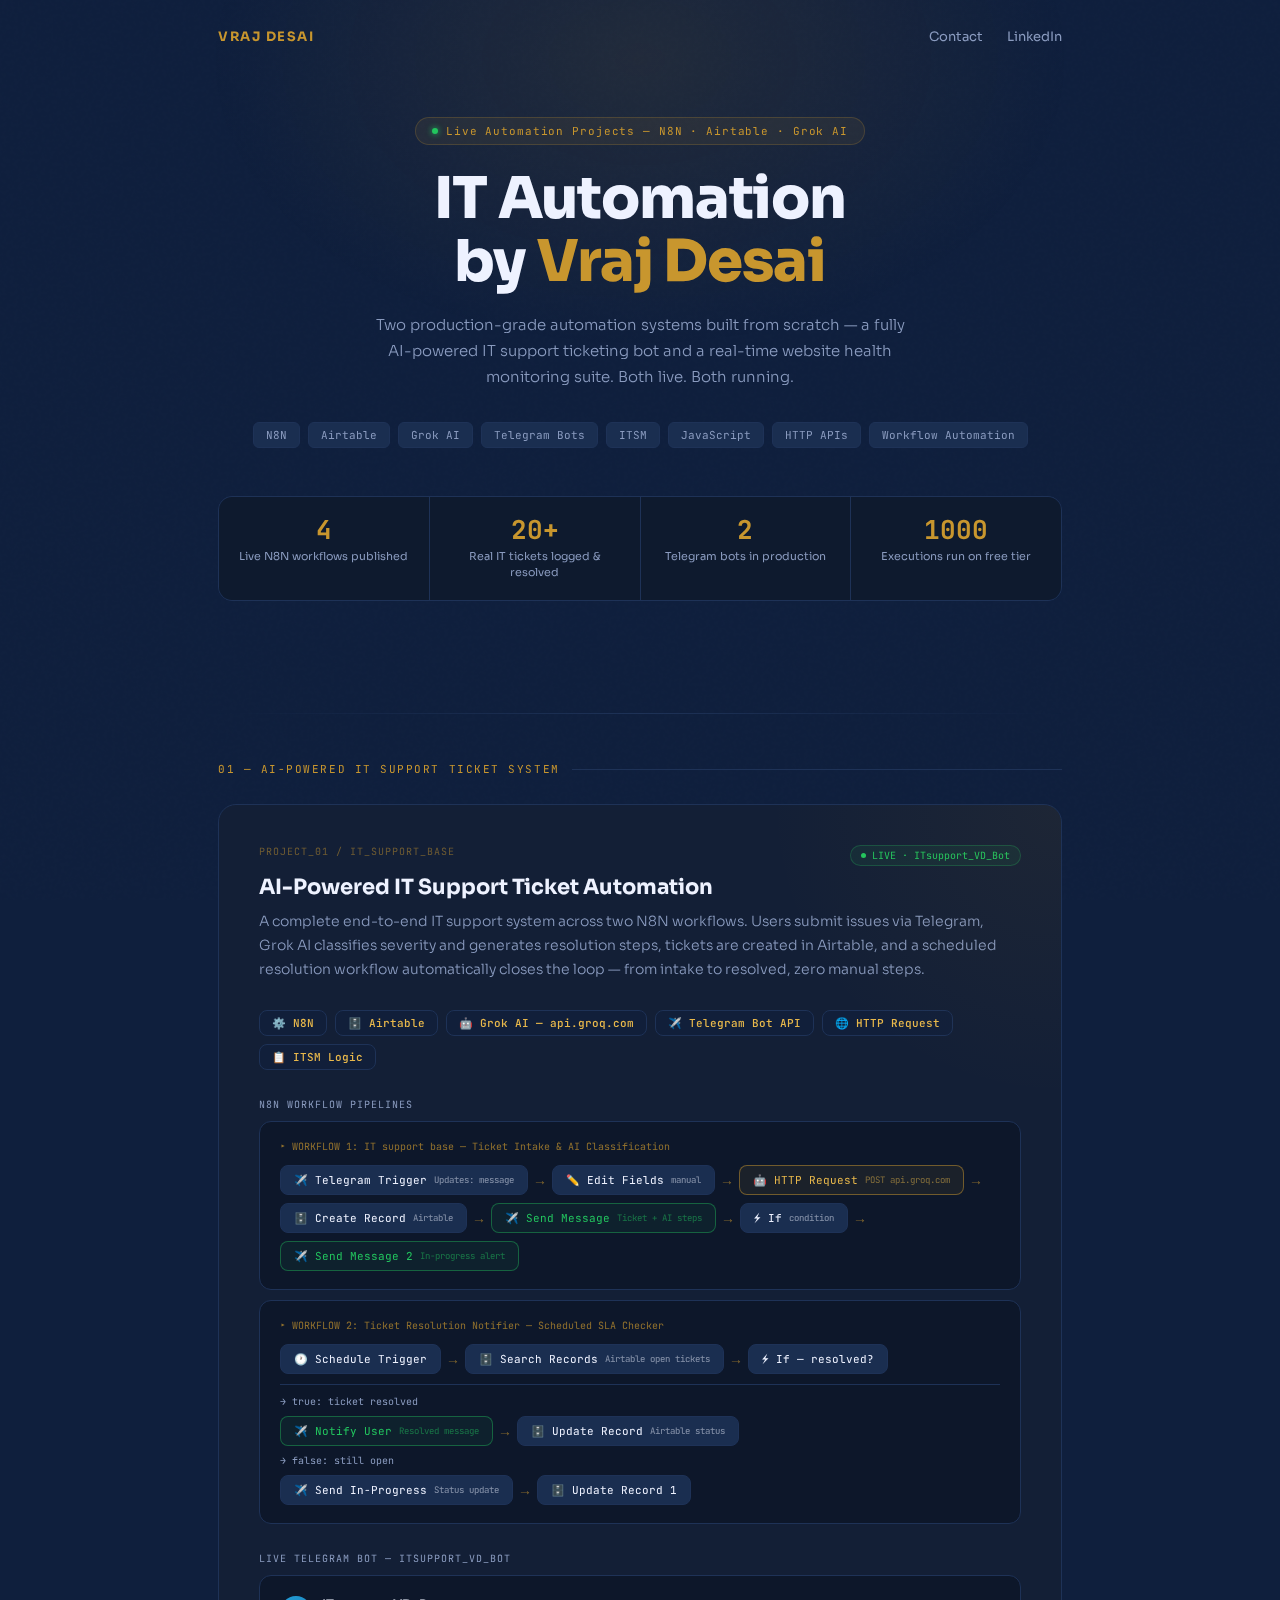
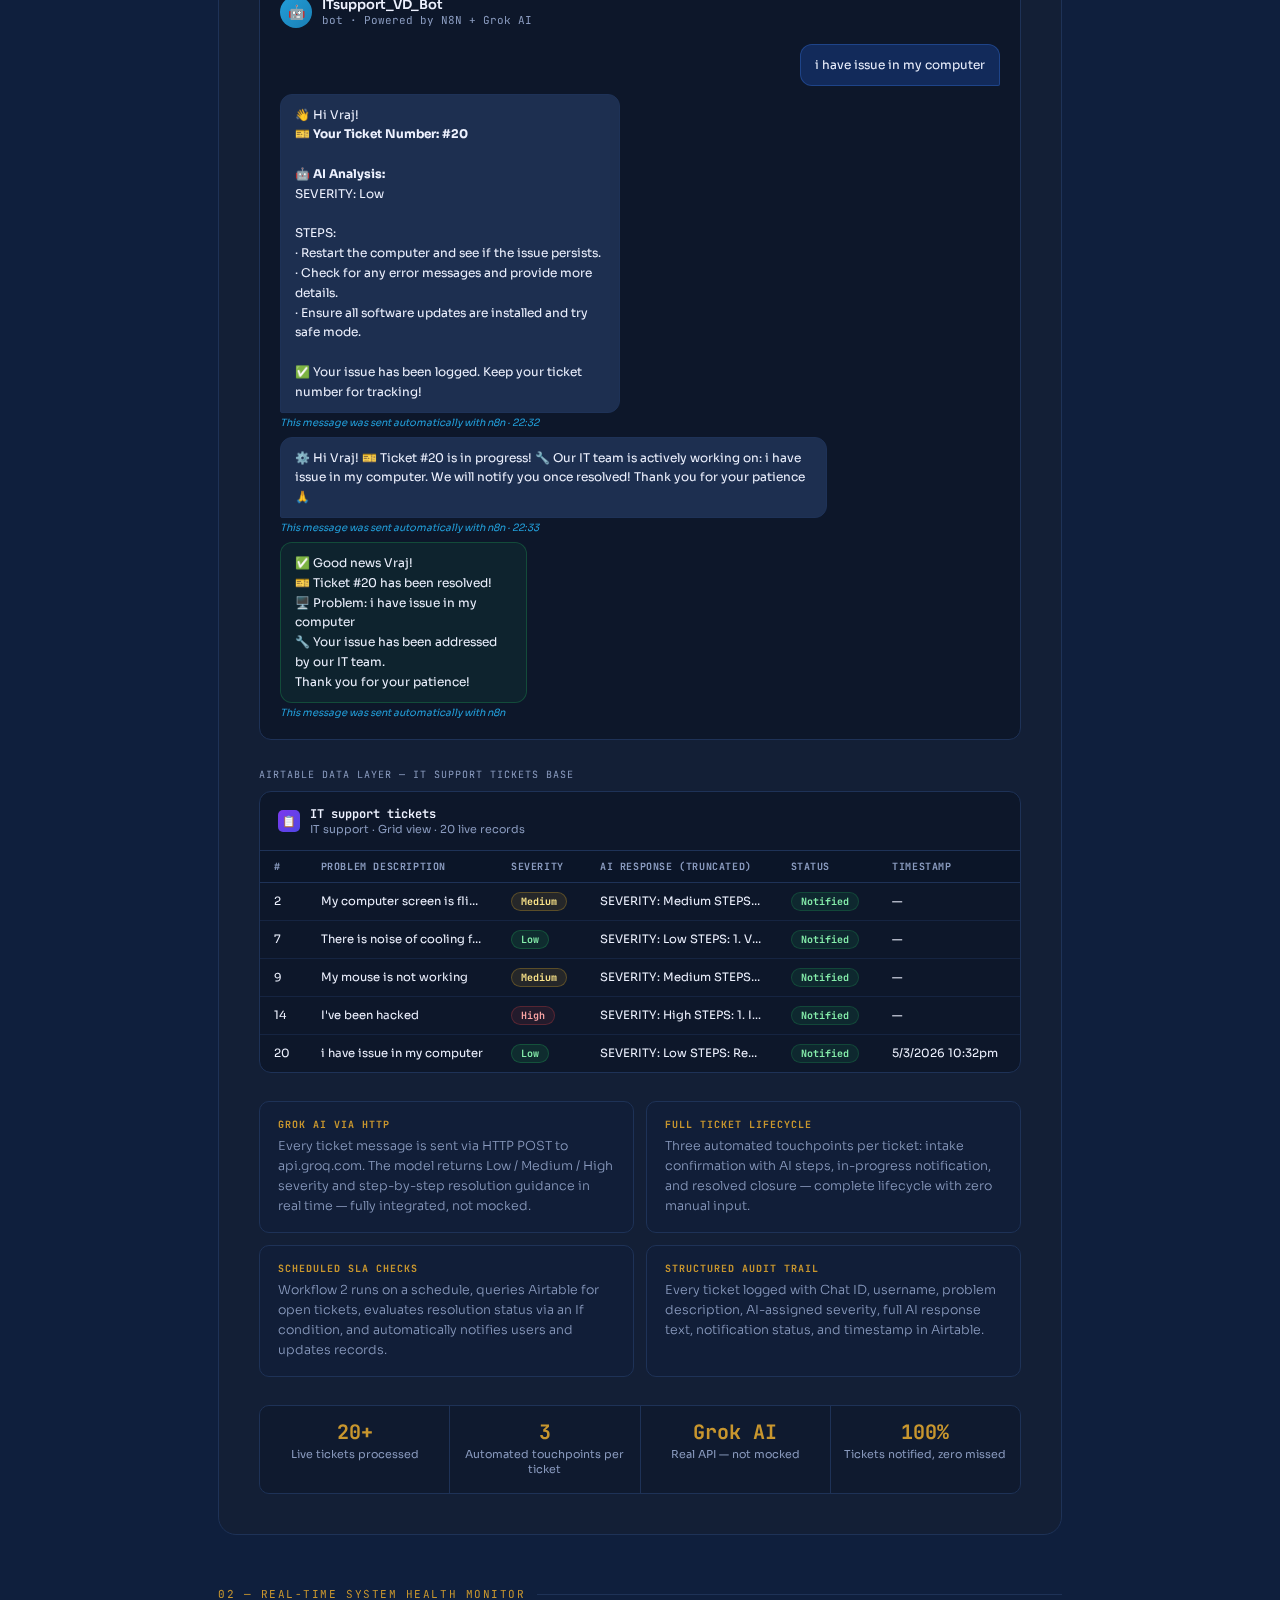
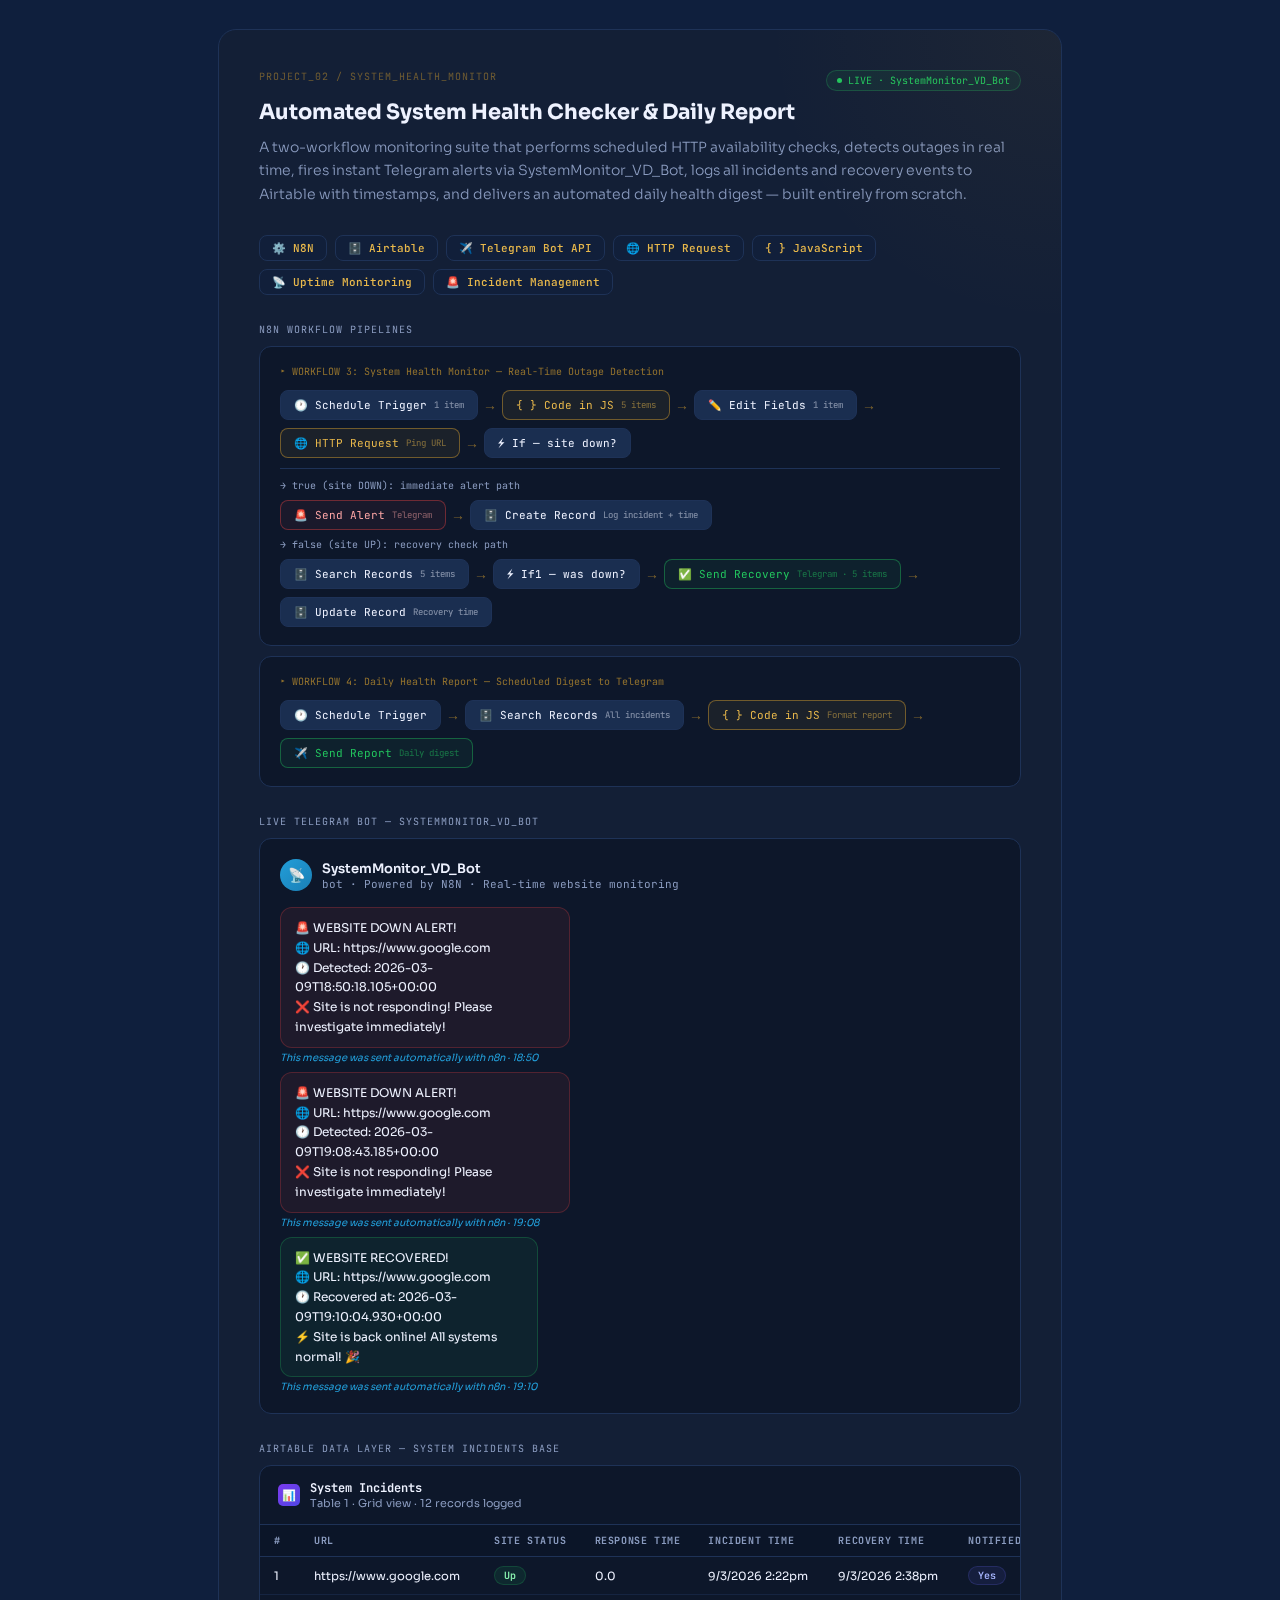
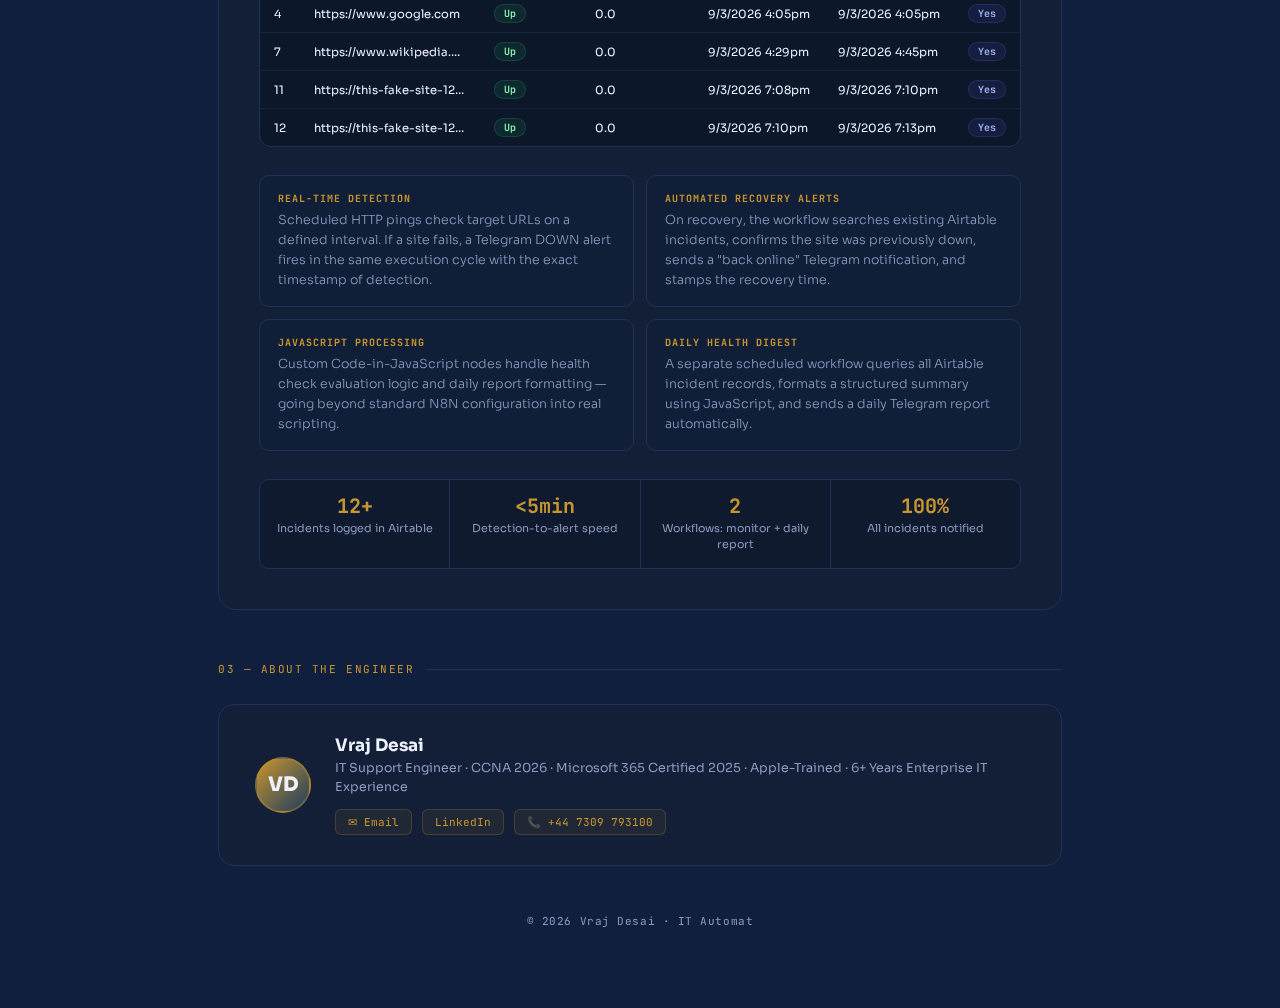
<file: automation.html>
<!DOCTYPE html>
<html lang="en">
<head>
  <meta charset="UTF-8" />
  <meta name="viewport" content="width=device-width, initial-scale=1.0" />
  <title>Vraj Desai — IT Automation Projects</title>
  <link rel="preconnect" href="https://fonts.googleapis.com" />
  <link href="https://fonts.googleapis.com/css2?family=Sora:wght@300;400;600;700;800&family=JetBrains+Mono:wght@400;500;600&display=swap" rel="stylesheet" />
  <style>
    *, *::before, *::after { margin: 0; padding: 0; box-sizing: border-box; }
    :root {
      --navy:#0f1f3d; --navy2:#162847; --gold:#c8962e; --gold2:#e8b84b;
      --white:#eef2ff; --dim:#8a9bbf; --card:#131f36; --card2:#0e1a2e;
      --border:#1e3257; --tag-bg:#1a2e50; --green:#22c55e; --red:#ef4444;
    }
    html{scroll-behavior:smooth;}
    body{background:var(--navy);color:var(--white);font-family:'Sora',sans-serif;min-height:100vh;overflow-x:hidden;}
    body::before{content:'';position:fixed;inset:0;background-image:url("data:image/svg+xml,%3Csvg viewBox='0 0 256 256' xmlns='http://www.w3.org/2000/svg'%3E%3Cfilter id='noise'%3E%3CfeTurbulence type='fractalNoise' baseFrequency='0.9' numOctaves='4' stitchTiles='stitch'/%3E%3C/filter%3E%3Crect width='100%25' height='100%25' filter='url(%23noise)' opacity='0.04'/%3E%3C/svg%3E");pointer-events:none;z-index:0;opacity:.35;}
    .hero-glow{position:fixed;top:-240px;left:50%;transform:translateX(-50%);width:900px;height:600px;background:radial-gradient(ellipse at center,rgba(200,150,46,.1) 0%,transparent 68%);pointer-events:none;z-index:0;}
    .wrap{max-width:900px;margin:0 auto;padding:0 28px 80px;position:relative;z-index:1;}

    nav{padding:28px 0 0;display:flex;align-items:center;justify-content:space-between;}
    .nav-logo{font-size:13px;font-weight:700;letter-spacing:.12em;color:var(--gold);text-transform:uppercase;}
    .nav-links{display:flex;gap:24px;}
    .nav-links a{font-size:13px;color:var(--dim);text-decoration:none;transition:color .2s;}
    .nav-links a:hover{color:var(--white);}

    header{padding:72px 0 52px;text-align:center;animation:fadeUp .8s ease both;}
    .eyebrow{display:inline-flex;align-items:center;gap:8px;font-family:'JetBrains Mono',monospace;font-size:11px;color:var(--gold);background:rgba(200,150,46,.08);border:1px solid rgba(200,150,46,.22);border-radius:100px;padding:6px 16px;margin-bottom:22px;letter-spacing:.08em;}
    .live-dot{width:6px;height:6px;border-radius:50%;background:var(--green);box-shadow:0 0 6px var(--green);animation:pulse 2s ease infinite;}
    h1{font-size:clamp(2.2rem,6vw,3.6rem);font-weight:800;line-height:1.1;letter-spacing:-.02em;margin-bottom:18px;}
    h1 span{color:var(--gold);}
    .subtitle{font-size:15px;color:var(--dim);max-width:540px;margin:0 auto 32px;line-height:1.75;font-weight:300;}
    .header-tags{display:flex;flex-wrap:wrap;justify-content:center;gap:8px;}
    .htag{font-family:'JetBrains Mono',monospace;font-size:11px;color:var(--dim);background:var(--tag-bg);border:1px solid var(--border);border-radius:6px;padding:5px 12px;}

    .stats-bar{display:grid;grid-template-columns:repeat(4,1fr);gap:1px;background:var(--border);border:1px solid var(--border);border-radius:14px;overflow:hidden;margin:48px 0 0;animation:fadeUp .8s .15s ease both;}
    .stat{background:var(--card2);padding:20px 16px;text-align:center;}
    .stat-num{font-family:'JetBrains Mono',monospace;font-size:26px;font-weight:700;color:var(--gold);line-height:1;margin-bottom:6px;}
    .stat-label{font-size:11px;color:var(--dim);line-height:1.4;}

    .divider{height:1px;background:linear-gradient(90deg,transparent,var(--border),transparent);margin:60px 0 48px;}

    .section-label{font-family:'JetBrains Mono',monospace;font-size:11px;color:var(--gold);letter-spacing:.14em;text-transform:uppercase;margin-bottom:28px;display:flex;align-items:center;gap:12px;}
    .section-label::after{content:'';flex:1;height:1px;background:var(--border);}

    .project-card{background:var(--card);border:1px solid var(--border);border-radius:18px;padding:40px;margin-bottom:32px;position:relative;overflow:hidden;transition:transform .25s ease,border-color .25s ease,box-shadow .25s ease;animation:fadeUp .7s ease both;}
    .project-card:nth-child(2){animation-delay:.1s;}
    .project-card:hover{transform:translateY(-4px);border-color:rgba(200,150,46,.35);box-shadow:0 24px 64px rgba(0,0,0,.45);}
    .card-glow{position:absolute;top:0;right:0;width:320px;height:320px;background:radial-gradient(ellipse at top right,rgba(200,150,46,.06) 0%,transparent 65%);pointer-events:none;}

    .card-header{display:flex;align-items:flex-start;justify-content:space-between;gap:16px;margin-bottom:8px;flex-wrap:wrap;}
    .card-index{font-family:'JetBrains Mono',monospace;font-size:10px;color:rgba(200,150,46,.5);letter-spacing:.1em;}
    .live-badge{display:flex;align-items:center;gap:6px;font-family:'JetBrains Mono',monospace;font-size:10px;color:var(--green);background:rgba(34,197,94,.08);border:1px solid rgba(34,197,94,.25);border-radius:100px;padding:3px 10px;}
    .live-badge-dot{width:5px;height:5px;border-radius:50%;background:var(--green);animation:pulse 2s ease infinite;}
    .card-title{font-size:21px;font-weight:700;color:var(--white);margin-bottom:10px;line-height:1.25;}
    .card-tagline{font-size:14px;color:var(--dim);line-height:1.7;margin-bottom:28px;font-weight:300;}

    .stack{display:flex;flex-wrap:wrap;gap:8px;margin-bottom:28px;}
    .badge{display:flex;align-items:center;gap:6px;font-family:'JetBrains Mono',monospace;font-size:11px;font-weight:500;padding:5px 12px;border-radius:8px;border:1px solid var(--border);background:rgba(15,31,61,.5);color:var(--gold2);transition:background .2s,border-color .2s;}
    .badge:hover{background:rgba(200,150,46,.1);border-color:rgba(200,150,46,.35);}

    .pipeline-label{font-family:'JetBrains Mono',monospace;font-size:10px;color:var(--dim);letter-spacing:.1em;text-transform:uppercase;margin-bottom:10px;}
    .pipeline{background:rgba(8,16,30,.5);border:1px solid var(--border);border-radius:12px;padding:18px 20px;margin-bottom:10px;overflow-x:auto;}
    .pipeline-name{font-family:'JetBrains Mono',monospace;font-size:10px;color:var(--gold);margin-bottom:12px;opacity:.7;}
    .pipe-steps{display:flex;align-items:center;flex-wrap:wrap;gap:0;row-gap:8px;}
    .pipe-step{display:flex;align-items:center;gap:7px;font-family:'JetBrains Mono',monospace;font-size:11px;color:var(--white);background:var(--tag-bg);border:1px solid var(--border);border-radius:8px;padding:7px 13px;white-space:nowrap;flex-shrink:0;}
    .pipe-step.highlight{border-color:rgba(200,150,46,.5);color:var(--gold2);background:rgba(200,150,46,.08);}
    .pipe-step.green-step{border-color:rgba(34,197,94,.4);color:var(--green);background:rgba(34,197,94,.06);}
    .pipe-step.red-step{border-color:rgba(239,68,68,.4);color:#fca5a5;background:rgba(239,68,68,.06);}
    .pipe-arrow{font-size:14px;color:var(--gold);padding:0 5px;flex-shrink:0;opacity:.6;}
    .pipe-branch{font-family:'JetBrains Mono',monospace;font-size:10px;color:var(--dim);padding:0 4px;}
    .branch-row{margin-top:10px;padding-top:10px;border-top:1px solid var(--border);}
    .branch-title{font-family:'JetBrains Mono',monospace;font-size:10px;color:var(--dim);margin-bottom:8px;}

    .tg-preview{background:rgba(8,16,30,.5);border:1px solid var(--border);border-radius:12px;padding:20px;margin-bottom:28px;}
    .tg-header{display:flex;align-items:center;gap:10px;margin-bottom:16px;}
    .tg-avatar{width:32px;height:32px;border-radius:50%;background:linear-gradient(135deg,#229ED9,#1a7fb5);display:flex;align-items:center;justify-content:center;font-size:14px;flex-shrink:0;}
    .tg-botname{font-size:13px;font-weight:600;color:var(--white);}
    .tg-botsub{font-size:11px;color:var(--dim);font-family:'JetBrains Mono',monospace;}
    .tg-messages{display:flex;flex-direction:column;gap:8px;}
    .tg-msg-wrap{display:flex;}
    .tg-msg-wrap.user{justify-content:flex-end;}
    .tg-msg{max-width:76%;padding:10px 14px;border-radius:12px;font-size:12px;line-height:1.65;}
    .tg-msg.bot{background:rgba(34,54,90,.8);border:1px solid var(--border);border-radius:12px 12px 12px 2px;color:var(--white);}
    .tg-msg.user-msg{background:rgba(37,99,235,.25);border:1px solid rgba(59,130,246,.3);border-radius:12px 12px 2px 12px;color:var(--white);}
    .tg-msg.alert{background:rgba(239,68,68,.08);border:1px solid rgba(239,68,68,.25);}
    .tg-msg.recovered{background:rgba(34,197,94,.07);border:1px solid rgba(34,197,94,.25);}
    .tg-auto{font-size:10px;color:#229ED9;margin-top:3px;font-style:italic;}

    .db-preview{background:rgba(8,16,30,.5);border:1px solid var(--border);border-radius:12px;overflow:hidden;margin-bottom:28px;}
    .db-header{padding:14px 18px;border-bottom:1px solid var(--border);display:flex;align-items:center;gap:10px;}
    .db-icon{width:22px;height:22px;border-radius:5px;background:linear-gradient(135deg,#7C3AED,#4F46E5);display:flex;align-items:center;justify-content:center;font-size:11px;}
    .db-title{font-family:'JetBrains Mono',monospace;font-size:12px;color:var(--white);font-weight:600;}
    .db-sub{font-size:11px;color:var(--dim);}
    table{width:100%;border-collapse:collapse;font-size:11.5px;}
    th{padding:9px 14px;text-align:left;font-family:'JetBrains Mono',monospace;font-size:10px;color:var(--dim);letter-spacing:.06em;text-transform:uppercase;background:rgba(10,20,38,.4);border-bottom:1px solid var(--border);white-space:nowrap;}
    td{padding:9px 14px;border-bottom:1px solid rgba(30,50,87,.5);color:var(--white);white-space:nowrap;overflow:hidden;text-overflow:ellipsis;max-width:180px;}
    tr:last-child td{border-bottom:none;}
    tr:hover td{background:rgba(200,150,46,.03);}
    .tag{display:inline-block;padding:2px 9px;border-radius:100px;font-size:10px;font-weight:600;font-family:'JetBrains Mono',monospace;}
    .tag-low{background:rgba(34,197,94,.12);color:#86efac;border:1px solid rgba(34,197,94,.25);}
    .tag-med{background:rgba(251,191,36,.1);color:#fde68a;border:1px solid rgba(251,191,36,.25);}
    .tag-high{background:rgba(239,68,68,.1);color:#fca5a5;border:1px solid rgba(239,68,68,.25);}
    .tag-ok{background:rgba(34,197,94,.1);color:#86efac;border:1px solid rgba(34,197,94,.2);}
    .tag-ind{background:rgba(99,102,241,.1);color:#a5b4fc;border:1px solid rgba(99,102,241,.2);}

    .features{display:grid;grid-template-columns:1fr 1fr;gap:12px;margin-bottom:28px;}
    .feature{background:rgba(15,31,61,.4);border:1px solid var(--border);border-radius:10px;padding:16px 18px;}
    .feature-label{font-size:10px;font-weight:700;color:var(--gold);text-transform:uppercase;letter-spacing:.1em;margin-bottom:5px;font-family:'JetBrains Mono',monospace;}
    .feature-text{font-size:12.5px;color:var(--dim);line-height:1.6;font-weight:300;}

    .impact{display:flex;align-items:stretch;border:1px solid var(--border);border-radius:10px;overflow:hidden;}
    .impact-item{flex:1;padding:16px 12px;background:rgba(10,20,38,.4);text-align:center;}
    .impact-item+.impact-item{border-left:1px solid var(--border);}
    .impact-num{font-family:'JetBrains Mono',monospace;font-size:20px;font-weight:700;color:var(--gold);line-height:1;margin-bottom:5px;}
    .impact-desc{font-size:11px;color:var(--dim);line-height:1.4;}

    .profile-strip{background:var(--card);border:1px solid var(--border);border-radius:16px;padding:30px 36px;display:flex;align-items:center;gap:24px;animation:fadeUp .7s .3s ease both;}
    .avatar{width:56px;height:56px;border-radius:50%;background:linear-gradient(135deg,var(--gold),#1e3a5f);display:flex;align-items:center;justify-content:center;font-size:20px;font-weight:800;color:var(--white);flex-shrink:0;border:2px solid rgba(200,150,46,.35);}
    .profile-name{font-size:17px;font-weight:700;margin-bottom:3px;}
    .profile-role{font-size:12.5px;color:var(--dim);margin-bottom:12px;line-height:1.5;}
    .profile-links{display:flex;gap:10px;flex-wrap:wrap;}
    .plink{font-family:'JetBrains Mono',monospace;font-size:11px;color:var(--gold);text-decoration:none;background:rgba(200,150,46,.08);border:1px solid rgba(200,150,46,.22);border-radius:6px;padding:5px 12px;transition:background .2s;}
    .plink:hover{background:rgba(200,150,46,.18);}

    footer{text-align:center;padding:48px 0 0;font-size:11px;color:var(--dim);font-family:'JetBrains Mono',monospace;letter-spacing:.05em;}

    @media(max-width:580px){.features{grid-template-columns:1fr;}.project-card{padding:26px 20px;}.stats-bar{grid-template-columns:repeat(2,1fr);}.profile-strip{flex-direction:column;text-align:center;padding:24px 20px;}}
    @keyframes fadeUp{from{opacity:0;transform:translateY(22px);}to{opacity:1;transform:translateY(0);}}
    @keyframes pulse{0%,100%{opacity:1;transform:scale(1);}50%{opacity:.4;transform:scale(.75);}}
  </style>
</head>
<body>
<div class="hero-glow"></div>
<div class="wrap">

  <nav>
    <span class="nav-logo">Vraj Desai</span>
    <div class="nav-links">
      <a href="/cdn-cgi/l/email-protection#1f496d7e757b7a6c7e762e2f5f78727e7673317c7072">Contact</a>
      <a href="https://linkedin.com/in/vrajdesai-itsupport" target="_blank">LinkedIn</a>
    </div>
  </nav>

  <header>
    <div class="eyebrow"><span class="live-dot"></span>Live Automation Projects — N8N · Airtable · Grok AI</div>
    <h1>IT Automation<br/>by <span>Vraj Desai</span></h1>
    <p class="subtitle">Two production-grade automation systems built from scratch — a fully AI-powered IT support ticketing bot and a real-time website health monitoring suite. Both live. Both running.</p>
    <div class="header-tags">
      <span class="htag">N8N</span><span class="htag">Airtable</span><span class="htag">Grok AI</span>
      <span class="htag">Telegram Bots</span><span class="htag">ITSM</span>
      <span class="htag">JavaScript</span><span class="htag">HTTP APIs</span><span class="htag">Workflow Automation</span>
    </div>
    <div class="stats-bar">
      <div class="stat"><div class="stat-num">4</div><div class="stat-label">Live N8N workflows published</div></div>
      <div class="stat"><div class="stat-num">20+</div><div class="stat-label">Real IT tickets logged &amp; resolved</div></div>
      <div class="stat"><div class="stat-num">2</div><div class="stat-label">Telegram bots in production</div></div>
      <div class="stat"><div class="stat-num">1000</div><div class="stat-label">Executions run on free tier</div></div>
    </div>
  </header>

  <div class="divider"></div>

  <!-- PROJECT 1 -->
  <div class="section-label">01 — AI-Powered IT Support Ticket System</div>
  <div class="project-card">
    <div class="card-glow"></div>
    <div class="card-header">
      <div class="card-index">PROJECT_01 / IT_SUPPORT_BASE</div>
      <div class="live-badge"><span class="live-badge-dot"></span>LIVE · ITsupport_VD_Bot</div>
    </div>
    <div class="card-title">AI-Powered IT Support Ticket Automation</div>
    <p class="card-tagline">A complete end-to-end IT support system across two N8N workflows. Users submit issues via Telegram, Grok AI classifies severity and generates resolution steps, tickets are created in Airtable, and a scheduled resolution workflow automatically closes the loop — from intake to resolved, zero manual steps.</p>

    <div class="stack">
      <span class="badge">⚙️ N8N</span><span class="badge">🗄️ Airtable</span>
      <span class="badge">🤖 Grok AI — api.groq.com</span>
      <span class="badge">✈️ Telegram Bot API</span>
      <span class="badge">🌐 HTTP Request</span><span class="badge">📋 ITSM Logic</span>
    </div>

    <div class="pipeline-label">N8N Workflow Pipelines</div>
    <div class="pipeline" style="margin-bottom:10px;">
      <div class="pipeline-name">▸ WORKFLOW 1: IT support base — Ticket Intake &amp; AI Classification</div>
      <div class="pipe-steps">
        <div class="pipe-step">✈️ Telegram Trigger<br/><span style="font-size:9px;opacity:.5">Updates: message</span></div>
        <div class="pipe-arrow">→</div>
        <div class="pipe-step">✏️ Edit Fields<br/><span style="font-size:9px;opacity:.5">manual</span></div>
        <div class="pipe-arrow">→</div>
        <div class="pipe-step highlight">🤖 HTTP Request<br/><span style="font-size:9px;opacity:.5">POST api.groq.com</span></div>
        <div class="pipe-arrow">→</div>
        <div class="pipe-step">🗄️ Create Record<br/><span style="font-size:9px;opacity:.5">Airtable</span></div>
        <div class="pipe-arrow">→</div>
        <div class="pipe-step green-step">✈️ Send Message<br/><span style="font-size:9px;opacity:.5">Ticket + AI steps</span></div>
        <div class="pipe-arrow">→</div>
        <div class="pipe-step">⚡ If<br/><span style="font-size:9px;opacity:.5">condition</span></div>
        <div class="pipe-arrow">→</div>
        <div class="pipe-step green-step">✈️ Send Message 2<br/><span style="font-size:9px;opacity:.5">In-progress alert</span></div>
      </div>
    </div>
    <div class="pipeline" style="margin-bottom:28px;">
      <div class="pipeline-name">▸ WORKFLOW 2: Ticket Resolution Notifier — Scheduled SLA Checker</div>
      <div class="pipe-steps">
        <div class="pipe-step">🕐 Schedule Trigger</div>
        <div class="pipe-arrow">→</div>
        <div class="pipe-step">🗄️ Search Records<br/><span style="font-size:9px;opacity:.5">Airtable open tickets</span></div>
        <div class="pipe-arrow">→</div>
        <div class="pipe-step">⚡ If — resolved?</div>
      </div>
      <div class="branch-row">
        <div class="branch-title">→ true: ticket resolved</div>
        <div class="pipe-steps">
          <div class="pipe-step green-step">✈️ Notify User<br/><span style="font-size:9px;opacity:.5">Resolved message</span></div>
          <div class="pipe-arrow">→</div>
          <div class="pipe-step">🗄️ Update Record<br/><span style="font-size:9px;opacity:.5">Airtable status</span></div>
        </div>
        <div class="branch-title" style="margin-top:8px;">→ false: still open</div>
        <div class="pipe-steps">
          <div class="pipe-step">✈️ Send In-Progress<br/><span style="font-size:9px;opacity:.5">Status update</span></div>
          <div class="pipe-arrow">→</div>
          <div class="pipe-step">🗄️ Update Record 1</div>
        </div>
      </div>
    </div>

    <div class="pipeline-label">Live Telegram Bot — ITsupport_VD_Bot</div>
    <div class="tg-preview">
      <div class="tg-header">
        <div class="tg-avatar">🤖</div>
        <div><div class="tg-botname">ITsupport_VD_Bot</div><div class="tg-botsub">bot · Powered by N8N + Grok AI</div></div>
      </div>
      <div class="tg-messages">
        <div class="tg-msg-wrap user"><div class="tg-msg user-msg">i have issue in my computer</div></div>
        <div class="tg-msg-wrap">
          <div>
            <div class="tg-msg bot">👋 Hi Vraj!<br/>🎫 <strong>Your Ticket Number: #20</strong><br/><br/>🤖 <strong>AI Analysis:</strong><br/>SEVERITY: Low<br/><br/>STEPS:<br/>· Restart the computer and see if the issue persists.<br/>· Check for any error messages and provide more details.<br/>· Ensure all software updates are installed and try safe mode.<br/><br/>✅ Your issue has been logged. Keep your ticket number for tracking!</div>
            <div class="tg-auto">This message was sent automatically with n8n · 22:32</div>
          </div>
        </div>
        <div class="tg-msg-wrap">
          <div>
            <div class="tg-msg bot">⚙️ Hi Vraj! 🎫 Ticket #20 is in progress! 🔧 Our IT team is actively working on: i have issue in my computer. We will notify you once resolved! Thank you for your patience 🙏</div>
            <div class="tg-auto">This message was sent automatically with n8n · 22:33</div>
          </div>
        </div>
        <div class="tg-msg-wrap">
          <div>
            <div class="tg-msg recovered">✅ Good news Vraj!<br/>🎫 Ticket #20 has been resolved!<br/>🖥️ Problem: i have issue in my computer<br/>🔧 Your issue has been addressed by our IT team.<br/>Thank you for your patience!</div>
            <div class="tg-auto">This message was sent automatically with n8n</div>
          </div>
        </div>
      </div>
    </div>

    <div class="pipeline-label">Airtable Data Layer — IT Support Tickets Base</div>
    <div class="db-preview">
      <div class="db-header">
        <div class="db-icon">📋</div>
        <div><div class="db-title">IT support tickets</div><div class="db-sub">IT support · Grid view · 20 live records</div></div>
      </div>
      <div style="overflow-x:auto;">
        <table>
          <thead><tr><th>#</th><th>Problem Description</th><th>Severity</th><th>AI Response (truncated)</th><th>Status</th><th>Timestamp</th></tr></thead>
          <tbody>
            <tr><td>2</td><td>My computer screen is flick...</td><td><span class="tag tag-med">Medium</span></td><td>SEVERITY: Medium STEPS: ...</td><td><span class="tag tag-ok">Notified</span></td><td>—</td></tr>
            <tr><td>7</td><td>There is noise of cooling fan</td><td><span class="tag tag-low">Low</span></td><td>SEVERITY: Low STEPS: 1. Ve...</td><td><span class="tag tag-ok">Notified</span></td><td>—</td></tr>
            <tr><td>9</td><td>My mouse is not working</td><td><span class="tag tag-med">Medium</span></td><td>SEVERITY: Medium STEPS: ...</td><td><span class="tag tag-ok">Notified</span></td><td>—</td></tr>
            <tr><td>14</td><td>I've been hacked</td><td><span class="tag tag-high">High</span></td><td>SEVERITY: High STEPS: 1. I...</td><td><span class="tag tag-ok">Notified</span></td><td>—</td></tr>
            <tr><td>20</td><td>i have issue in my computer</td><td><span class="tag tag-low">Low</span></td><td>SEVERITY: Low STEPS: Rest...</td><td><span class="tag tag-ok">Notified</span></td><td>5/3/2026 10:32pm</td></tr>
          </tbody>
        </table>
      </div>
    </div>

    <div class="features">
      <div class="feature"><div class="feature-label">Grok AI via HTTP</div><div class="feature-text">Every ticket message is sent via HTTP POST to api.groq.com. The model returns Low / Medium / High severity and step-by-step resolution guidance in real time — fully integrated, not mocked.</div></div>
      <div class="feature"><div class="feature-label">Full Ticket Lifecycle</div><div class="feature-text">Three automated touchpoints per ticket: intake confirmation with AI steps, in-progress notification, and resolved closure — complete lifecycle with zero manual input.</div></div>
      <div class="feature"><div class="feature-label">Scheduled SLA Checks</div><div class="feature-text">Workflow 2 runs on a schedule, queries Airtable for open tickets, evaluates resolution status via an If condition, and automatically notifies users and updates records.</div></div>
      <div class="feature"><div class="feature-label">Structured Audit Trail</div><div class="feature-text">Every ticket logged with Chat ID, username, problem description, AI-assigned severity, full AI response text, notification status, and timestamp in Airtable.</div></div>
    </div>
    <div class="impact">
      <div class="impact-item"><div class="impact-num">20+</div><div class="impact-desc">Live tickets processed</div></div>
      <div class="impact-item"><div class="impact-num">3</div><div class="impact-desc">Automated touchpoints per ticket</div></div>
      <div class="impact-item"><div class="impact-num">Grok AI</div><div class="impact-desc">Real API — not mocked</div></div>
      <div class="impact-item"><div class="impact-num">100%</div><div class="impact-desc">Tickets notified, zero missed</div></div>
    </div>
  </div>

  <!-- PROJECT 2 -->
  <div class="section-label" style="margin-top:52px;">02 — Real-Time System Health Monitor</div>
  <div class="project-card">
    <div class="card-glow"></div>
    <div class="card-header">
      <div class="card-index">PROJECT_02 / SYSTEM_HEALTH_MONITOR</div>
      <div class="live-badge"><span class="live-badge-dot"></span>LIVE · SystemMonitor_VD_Bot</div>
    </div>
    <div class="card-title">Automated System Health Checker &amp; Daily Report</div>
    <p class="card-tagline">A two-workflow monitoring suite that performs scheduled HTTP availability checks, detects outages in real time, fires instant Telegram alerts via SystemMonitor_VD_Bot, logs all incidents and recovery events to Airtable with timestamps, and delivers an automated daily health digest — built entirely from scratch.</p>

    <div class="stack">
      <span class="badge">⚙️ N8N</span><span class="badge">🗄️ Airtable</span>
      <span class="badge">✈️ Telegram Bot API</span><span class="badge">🌐 HTTP Request</span>
      <span class="badge">{ } JavaScript</span><span class="badge">📡 Uptime Monitoring</span>
      <span class="badge">🚨 Incident Management</span>
    </div>

    <div class="pipeline-label">N8N Workflow Pipelines</div>
    <div class="pipeline" style="margin-bottom:10px;">
      <div class="pipeline-name">▸ WORKFLOW 3: System Health Monitor — Real-Time Outage Detection</div>
      <div class="pipe-steps">
        <div class="pipe-step">🕐 Schedule Trigger<br/><span style="font-size:9px;opacity:.5">1 item</span></div>
        <div class="pipe-arrow">→</div>
        <div class="pipe-step highlight">{ } Code in JS<br/><span style="font-size:9px;opacity:.5">5 items</span></div>
        <div class="pipe-arrow">→</div>
        <div class="pipe-step">✏️ Edit Fields<br/><span style="font-size:9px;opacity:.5">1 item</span></div>
        <div class="pipe-arrow">→</div>
        <div class="pipe-step highlight">🌐 HTTP Request<br/><span style="font-size:9px;opacity:.5">Ping URL</span></div>
        <div class="pipe-arrow">→</div>
        <div class="pipe-step">⚡ If — site down?</div>
      </div>
      <div class="branch-row">
        <div class="branch-title">→ true (site DOWN): immediate alert path</div>
        <div class="pipe-steps">
          <div class="pipe-step red-step">🚨 Send Alert<br/><span style="font-size:9px;opacity:.5">Telegram</span></div>
          <div class="pipe-arrow">→</div>
          <div class="pipe-step">🗄️ Create Record<br/><span style="font-size:9px;opacity:.5">Log incident + time</span></div>
        </div>
        <div class="branch-title" style="margin-top:8px;">→ false (site UP): recovery check path</div>
        <div class="pipe-steps">
          <div class="pipe-step">🗄️ Search Records<br/><span style="font-size:9px;opacity:.5">5 items</span></div>
          <div class="pipe-arrow">→</div>
          <div class="pipe-step">⚡ If1 — was down?</div>
          <div class="pipe-arrow">→</div>
          <div class="pipe-step green-step">✅ Send Recovery<br/><span style="font-size:9px;opacity:.5">Telegram · 5 items</span></div>
          <div class="pipe-arrow">→</div>
          <div class="pipe-step">🗄️ Update Record<br/><span style="font-size:9px;opacity:.5">Recovery time</span></div>
        </div>
      </div>
    </div>
    <div class="pipeline" style="margin-bottom:28px;">
      <div class="pipeline-name">▸ WORKFLOW 4: Daily Health Report — Scheduled Digest to Telegram</div>
      <div class="pipe-steps">
        <div class="pipe-step">🕐 Schedule Trigger</div>
        <div class="pipe-arrow">→</div>
        <div class="pipe-step">🗄️ Search Records<br/><span style="font-size:9px;opacity:.5">All incidents</span></div>
        <div class="pipe-arrow">→</div>
        <div class="pipe-step highlight">{ } Code in JS<br/><span style="font-size:9px;opacity:.5">Format report</span></div>
        <div class="pipe-arrow">→</div>
        <div class="pipe-step green-step">✈️ Send Report<br/><span style="font-size:9px;opacity:.5">Daily digest</span></div>
      </div>
    </div>

    <div class="pipeline-label">Live Telegram Bot — SystemMonitor_VD_Bot</div>
    <div class="tg-preview">
      <div class="tg-header">
        <div class="tg-avatar">📡</div>
        <div><div class="tg-botname">SystemMonitor_VD_Bot</div><div class="tg-botsub">bot · Powered by N8N · Real-time website monitoring</div></div>
      </div>
      <div class="tg-messages">
        <div class="tg-msg-wrap">
          <div>
            <div class="tg-msg alert">🚨 WEBSITE DOWN ALERT!<br/>🌐 URL: https://www.google.com<br/>🕐 Detected: 2026-03-09T18:50:18.105+00:00<br/>❌ Site is not responding! Please investigate immediately!</div>
            <div class="tg-auto">This message was sent automatically with n8n · 18:50</div>
          </div>
        </div>
        <div class="tg-msg-wrap">
          <div>
            <div class="tg-msg alert">🚨 WEBSITE DOWN ALERT!<br/>🌐 URL: https://www.google.com<br/>🕐 Detected: 2026-03-09T19:08:43.185+00:00<br/>❌ Site is not responding! Please investigate immediately!</div>
            <div class="tg-auto">This message was sent automatically with n8n · 19:08</div>
          </div>
        </div>
        <div class="tg-msg-wrap">
          <div>
            <div class="tg-msg recovered">✅ WEBSITE RECOVERED!<br/>🌐 URL: https://www.google.com<br/>🕐 Recovered at: 2026-03-09T19:10:04.930+00:00<br/>⚡ Site is back online! All systems normal! 🎉</div>
            <div class="tg-auto">This message was sent automatically with n8n · 19:10</div>
          </div>
        </div>
      </div>
    </div>

    <div class="pipeline-label">Airtable Data Layer — System Incidents Base</div>
    <div class="db-preview">
      <div class="db-header">
        <div class="db-icon">📊</div>
        <div><div class="db-title">System Incidents</div><div class="db-sub">Table 1 · Grid view · 12 records logged</div></div>
      </div>
      <div style="overflow-x:auto;">
        <table>
          <thead><tr><th>#</th><th>URL</th><th>Site Status</th><th>Response Time</th><th>Incident Time</th><th>Recovery Time</th><th>Notified</th></tr></thead>
          <tbody>
            <tr><td>1</td><td>https://www.google.com</td><td><span class="tag tag-ok">Up</span></td><td>0.0</td><td>9/3/2026 2:22pm</td><td>9/3/2026 2:38pm</td><td><span class="tag tag-ind">Yes</span></td></tr>
            <tr><td>4</td><td>https://www.google.com</td><td><span class="tag tag-ok">Up</span></td><td>0.0</td><td>9/3/2026 4:05pm</td><td>9/3/2026 4:05pm</td><td><span class="tag tag-ind">Yes</span></td></tr>
            <tr><td>7</td><td>https://www.wikipedia.org</td><td><span class="tag tag-ok">Up</span></td><td>0.0</td><td>9/3/2026 4:29pm</td><td>9/3/2026 4:45pm</td><td><span class="tag tag-ind">Yes</span></td></tr>
            <tr><td>11</td><td>https://this-fake-site-123.c...</td><td><span class="tag tag-ok">Up</span></td><td>0.0</td><td>9/3/2026 7:08pm</td><td>9/3/2026 7:10pm</td><td><span class="tag tag-ind">Yes</span></td></tr>
            <tr><td>12</td><td>https://this-fake-site-123.c...</td><td><span class="tag tag-ok">Up</span></td><td>0.0</td><td>9/3/2026 7:10pm</td><td>9/3/2026 7:13pm</td><td><span class="tag tag-ind">Yes</span></td></tr>
          </tbody>
        </table>
      </div>
    </div>

    <div class="features">
      <div class="feature"><div class="feature-label">Real-Time Detection</div><div class="feature-text">Scheduled HTTP pings check target URLs on a defined interval. If a site fails, a Telegram DOWN alert fires in the same execution cycle with the exact timestamp of detection.</div></div>
      <div class="feature"><div class="feature-label">Automated Recovery Alerts</div><div class="feature-text">On recovery, the workflow searches existing Airtable incidents, confirms the site was previously down, sends a "back online" Telegram notification, and stamps the recovery time.</div></div>
      <div class="feature"><div class="feature-label">JavaScript Processing</div><div class="feature-text">Custom Code-in-JavaScript nodes handle health check evaluation logic and daily report formatting — going beyond standard N8N configuration into real scripting.</div></div>
      <div class="feature"><div class="feature-label">Daily Health Digest</div><div class="feature-text">A separate scheduled workflow queries all Airtable incident records, formats a structured summary using JavaScript, and sends a daily Telegram report automatically.</div></div>
    </div>
    <div class="impact">
      <div class="impact-item"><div class="impact-num">12+</div><div class="impact-desc">Incidents logged in Airtable</div></div>
      <div class="impact-item"><div class="impact-num">&lt;5min</div><div class="impact-desc">Detection-to-alert speed</div></div>
      <div class="impact-item"><div class="impact-num">2</div><div class="impact-desc">Workflows: monitor + daily report</div></div>
      <div class="impact-item"><div class="impact-num">100%</div><div class="impact-desc">All incidents notified</div></div>
    </div>
  </div>

  <!-- PROFILE -->
  <div class="section-label" style="margin-top:52px;">03 — About the Engineer</div>
  <div class="profile-strip">
    <div class="avatar">VD</div>
    <div class="profile-info">
      <div class="profile-name">Vraj Desai</div>
      <div class="profile-role">IT Support Engineer · CCNA 2026 · Microsoft 365 Certified 2025 · Apple-Trained · 6+ Years Enterprise IT Experience</div>
      <div class="profile-links">
        <a class="plink" href="/cdn-cgi/l/email-protection#154367747f717066747c2425557278747c793b767a78">✉ Email</a>
        <a class="plink" href="https://linkedin.com/in/vrajdesai-itsupport" target="_blank">LinkedIn</a>
        <a class="plink" href="tel:+447309793100">📞 +44 7309 793100</a>
      </div>
    </div>
  </div>

  <footer>© 2026 Vraj Desai · IT Automat
</file>
